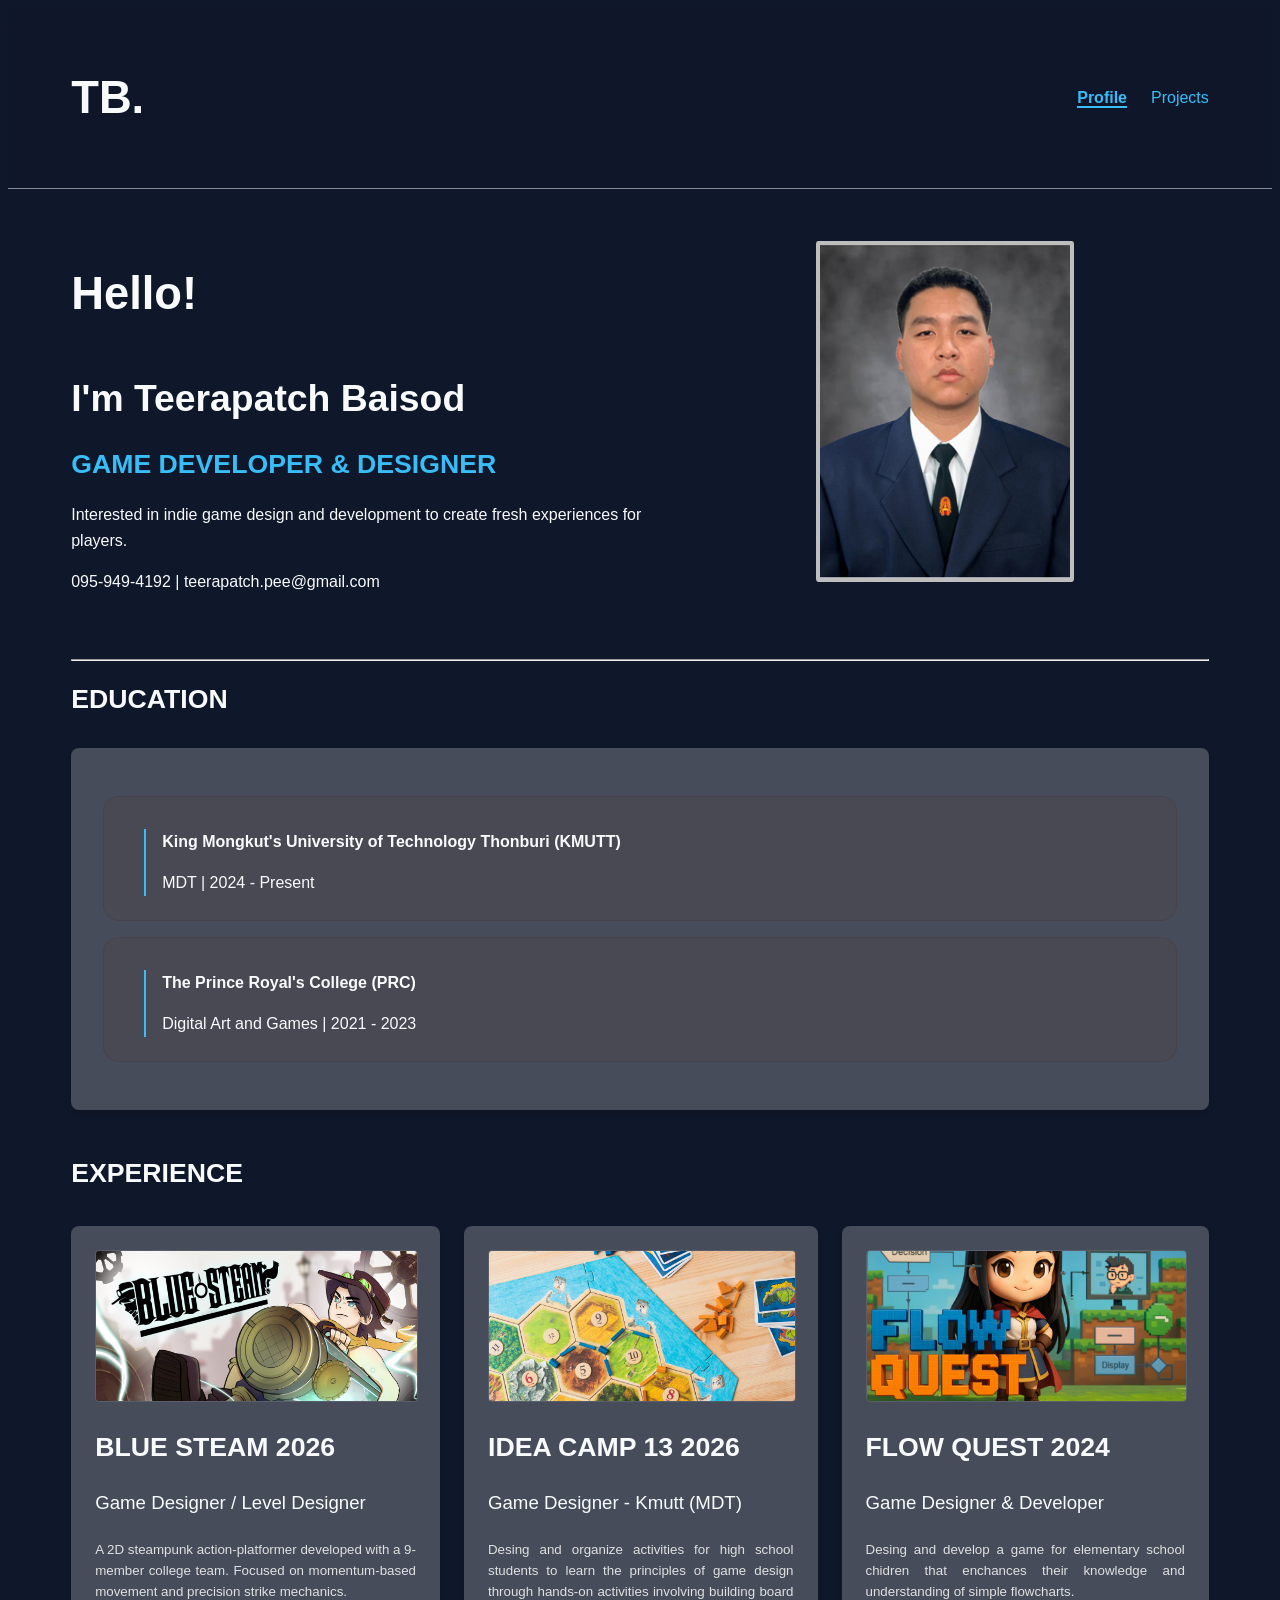
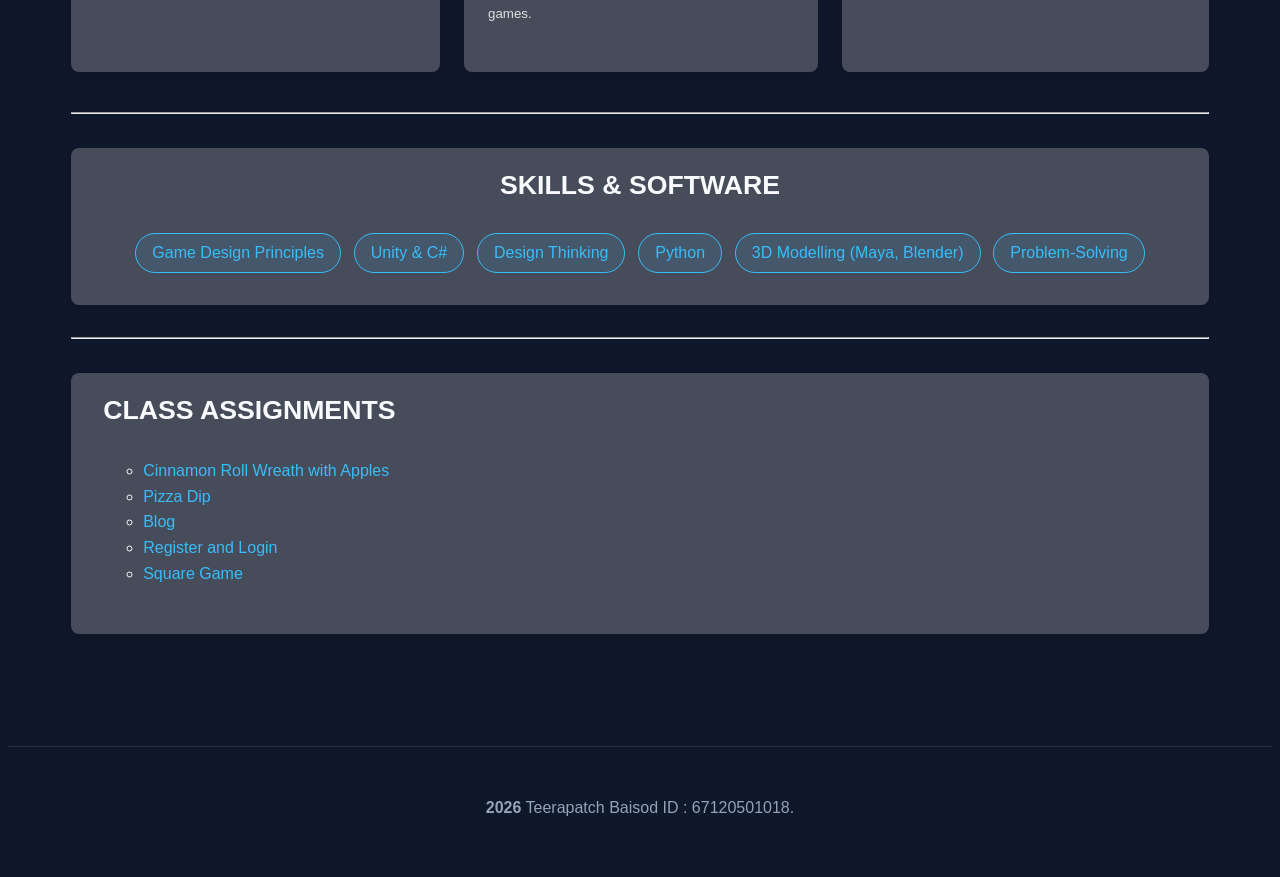
<file: index.html>
<!DOCTYPE html>
<html lang="en">
<head>
    <meta charset="UTF-8">
    <meta name="viewport" content="width=device-width, initial-scale=1.0">
    <title>Teerapatch Baisod | Game Developer</title>
    <link rel="stylesheet" href="style.css">
    <script src="script.js" defer></script>
</head>
<body>
    <header>
        <nav class="glass-nav">
            <h1 class="logo">TB.</h1>
            <ul class="nav-links">
                <li><a href="index.html" class="active">Profile</a></li>
                <li><a href="project.html">Projects</a></li>
            </ul>
        </nav>
    </header>

    <main>
        <!-- Hero Section -->
        <section id="hero" class="flex-container">
            <div class="hero-text">
                <h1 id="greeting">Hello!</h1>
                <h2>I'm <strong>Teerapatch Baisod</strong></h2>
                <h3 class="highlight">Game Developer & Designer</h3>
                <p>Interested in indie game design and development to create fresh experiences for players.</p>
                <div class="contact-info">
                    <p>095-949-4192 | teerapatch.pee@gmail.com</p>
                </div>
            </div>
            <div class="hero-image">
                <img src="pic/profile.png" alt="Teerapatch Baisod" id="profile-pic">
            </div>
        </section>

        <hr>
        <br>


        <!-- About Section -->
        <section id="about" class="grid-container">
            <h3>Education</h3>
            <div class="glass-card">
                <ul class="timeline">
                    <li>
                        <strong>King Mongkut's University of Technology Thonburi (KMUTT)</strong>
                        <p>MDT | 2024 - Present</p>
                    </li>
                </ul>
                <ul class="timeline">
                    <li>
                        <strong>The Prince Royal's College (PRC)</strong>
                        <p>Digital Art and Games | 2021 - 2023</p>
                    </li>
                </ul>
            </div>
        </section>
        
        <br>

        <!-- Recent Work Section -->
        <section id="recent-work">
            <h3>Experience</h3>
            <div class="grid-projects">
                <!-- Work Card 1 -->
                <div class="work-card glass-card">
                    <img src="pic/BlueSteam.png" alt="Work 1" class="work-img">
                    <h3>Blue Steam 2026</h3>
                    <p class="role">Game Designer / Level Designer</p>
                    <p class="desc">A 2D steampunk action-platformer developed with a 9-member college team. Focused on momentum-based movement and precision strike mechanics.</p>
                </div>

                <!-- Work Card 2 -->
                <div class="work-card glass-card">
                    <img src="pic/Boardgame.png" alt="Work 2" class="work-img">
                    <h3>Idea Camp 13 2026</h3>
                    <p class="role">Game Designer - Kmutt (MDT)</p>
                    <p class="desc">Desing and organize activities for high school students to learn the principles of game design through hands-on activities involving building board games.</p>
                </div>

                <!-- Work Card 3 -->
                <div class="work-card glass-card">
                    <img src="pic/FlowQuest.png" alt="Work 3" class="work-img">
                    <h3>Flow Quest 2024</h3>
                    <p class="role">Game Designer & Developer</p>
                    <p class="desc">Desing and develop a game for elementary school chidren that enchances their knowledge and understanding of simple flowcharts.</p>
                </div>
            </div>
        </section>

        <hr>
        <br>

        <!-- Skills Section -->
        <section id="skills" class="glass-card text-center">
            <h3>Skills & Software</h3>
            <div class="flex-wrap-container">
                <span class="skill-tag">Game Design Principles</span>
                <span class="skill-tag">Unity & C#</span>
                <span class="skill-tag">Design Thinking</span>
                <span class="skill-tag">Python</span>
                <span class="skill-tag">3D Modelling (Maya, Blender)</span>
                <span class="skill-tag">Problem-Solving</span>
            </div>
        </section>

        <hr>
        <br>

        <!-- Assignments Section -->
        <section id="assignments" class="glass-card">
            <h3>Class Assignments</h3>
            <ul class="assignment-list">
                <li><a href="assignment/assignment3/recipe.html">Cinnamon Roll Wreath with Apples</a></li>
                <li><a href="assignment/assignment4/recipe.html">Pizza Dip</a></li>
                <li><a href="assignment/assignment5/index.html">Blog</a></li>
                <li><a href="assignment/assignment6/register.html">Register and Login</a></li>
                <li><a href="assignment/assignment7/index.html">Square Game</a></li>
            </ul>
        </section>
    </main>

    <footer>
        <p><b>2026</b> Teerapatch Baisod ID : 67120501018.</p>
    </footer>
</body>
</html>
</file>
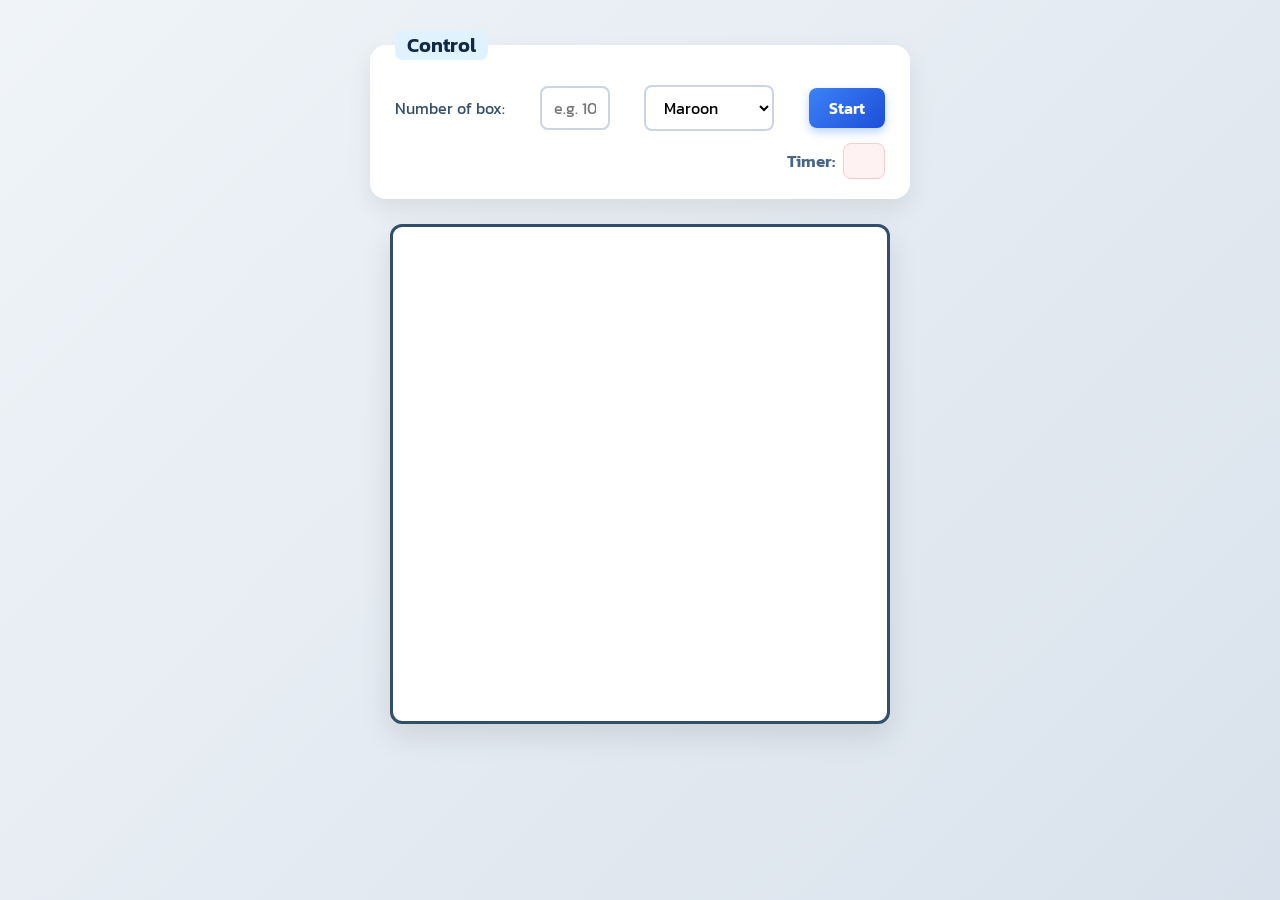
<file: Assignment/assignment7/index.html>
<!DOCTYPE html>
<html lang="en">
	<head>
		<meta charset="UTF-8">
		<meta name="viewport" content="width=device-width, initial-scale=1.0">
		<title>Square game</title>
		<script type="text/javascript" src="game.js"></script>
		<link rel="stylesheet" type="text/css" href="game.css">
	</head>
	<body>
		<!-- these codes were adapted from https://courses.cs.washington.edu/courses/cse154/17sp/lecture/more-dom/code/squares.html  -->

		<fieldset>
			<legend>Control</legend>
			<label for="numbox">Number of box: </label>
			<input type="text" name="numbox" id="numbox" placeholder="e.g. 10">
			<select name="color" id="color">
				<option value="maroon">Maroon</option>
				<option value="lightgreen">Lightgreen</option>
				<option value="magenta">Magenta</option>
			</select>
			<button id="start">Start</button>
			<div id="timerClock"> Timer:
				<div id="clock"></div>
			</div>
		</fieldset>

		<div id="container">
			<div id="layer"></div>
		</div>
	
	</body>
</html>
</file>
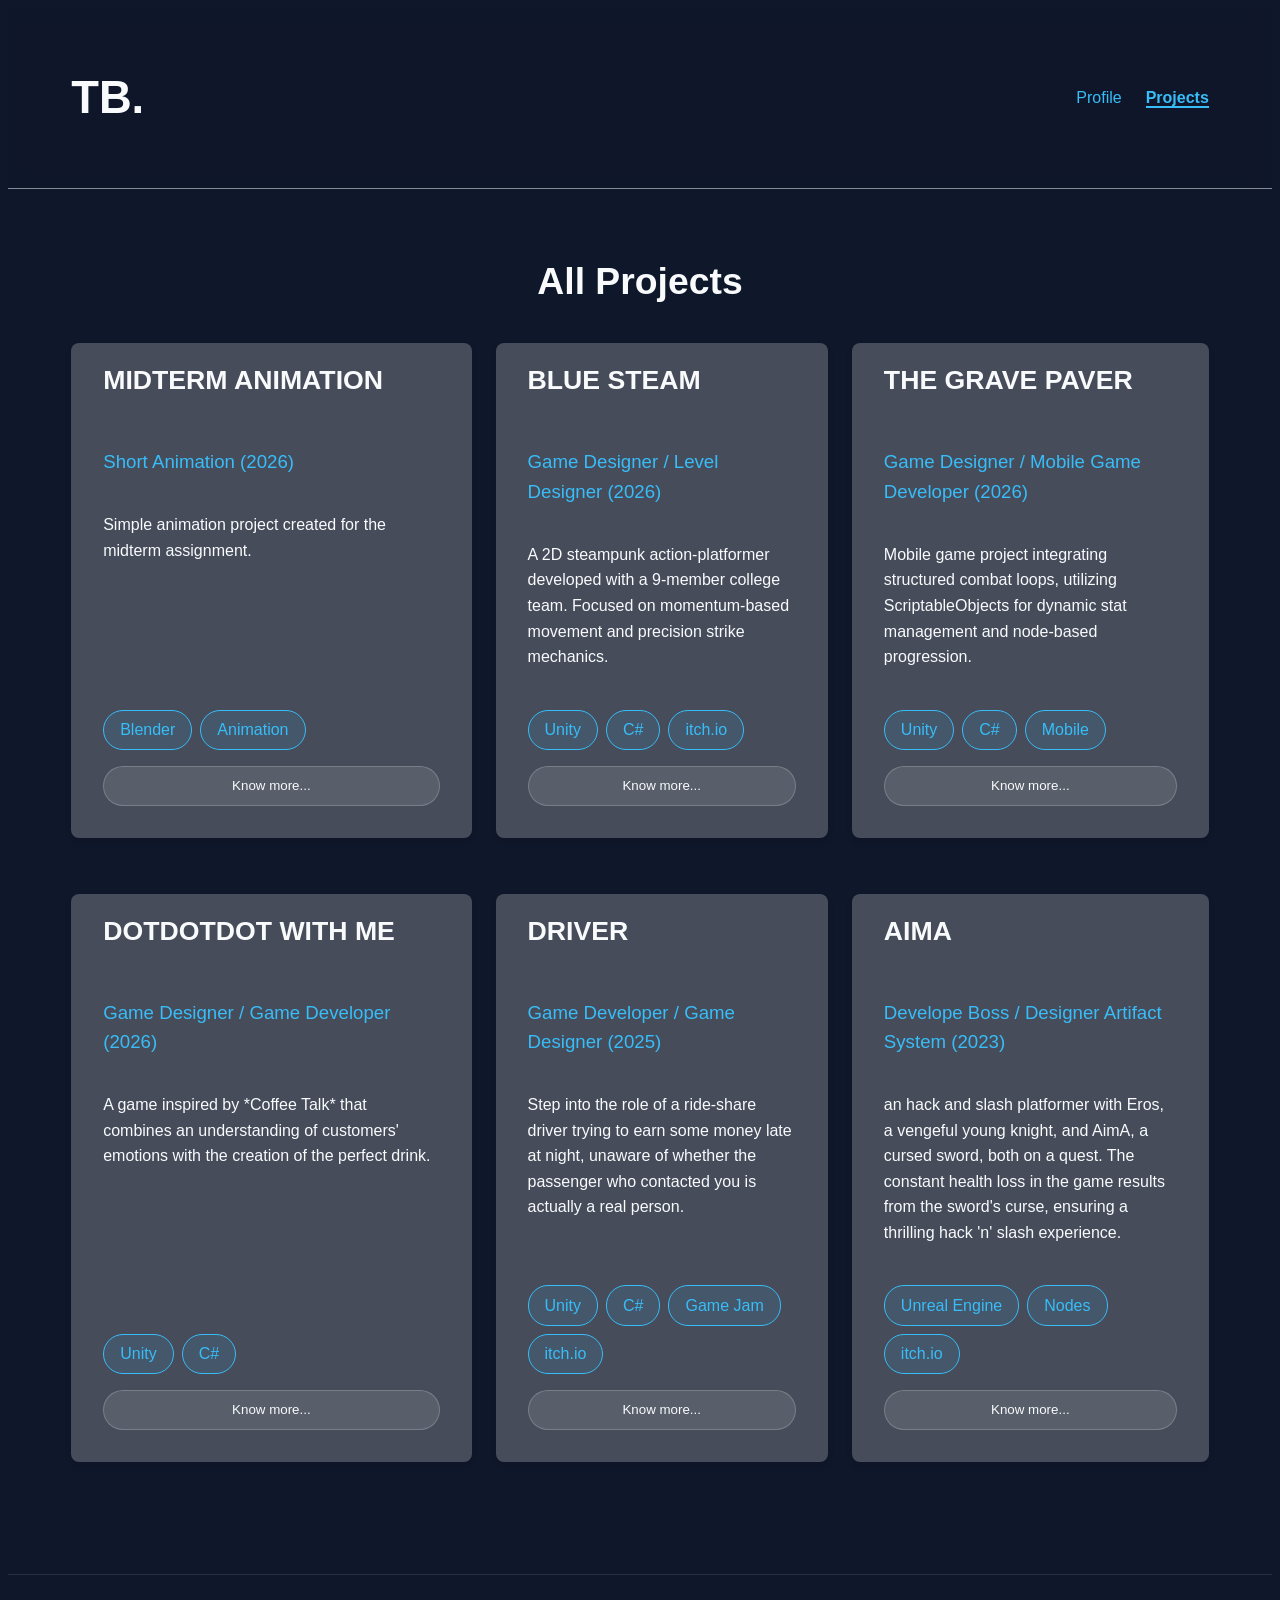
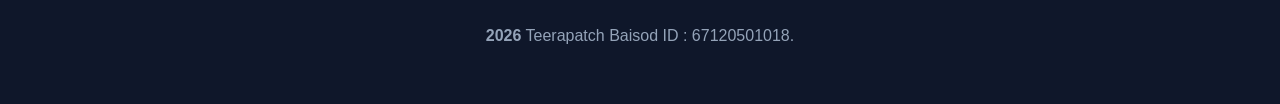
<file: project.html>
<!DOCTYPE html>
<html lang="en">
<head>
    <meta charset="UTF-8">
    <meta name="viewport" content="width=device-width, initial-scale=1.0">
    <title>Projects | Teerapatch Baisod</title>
    <link rel="stylesheet" href="style.css">
    <script src="script.js" defer></script>
</head>
<body>
    <header>
        <nav class="glass-nav">
            <h1 class="logo">TB.</h1>
            <ul class="nav-links">
                <li><a href="index.html">Profile</a></li>
                <li><a href="project.html" class="active">Projects</a></li>
            </ul>
        </nav>
    </header>

    <main>
        <h2 class="section-title text-center">All Projects</h2>
        
        <!-- Projects Grid -->
        <section class="grid-projects">
            <!-- Project 1 -->
            <article class="glass-card project-card">
                <h3>Midterm Animation</h3>
                <p class="role">Short Animation (2026)</p>
                <p>Simple animation project created for the midterm assignment.</p>
                <div class="tags">
                    <span>Blender</span> <span>Animation</span>
                </div>

                <a href="https://youtu.be/EygwnzKeyiU" class="btn-read-more">Know more...</a>
            </article>
            
            <!-- Project 2 -->
            <article class="glass-card project-card">
                <h3>Blue Steam</h3>
                <p class="role">Game Designer / Level Designer (2026)</p>
                <p>A 2D steampunk action-platformer developed with a 9-member college team. Focused on momentum-based movement and precision strike mechanics.</p>
                <div class="tags">
                    <span>Unity</span> <span>C#</span> <span>itch.io</span>
                </div>

                <a href="https://networktha.itch.io/blue-steam" class="btn-read-more">Know more...</a>
            </article>

            <!-- Project 3 -->
            <article class="glass-card project-card">
                <h3>The Grave Paver</h3>
                <p class="role">Game Designer / Mobile Game Developer (2026)</p>
                <p>Mobile game project integrating structured combat loops, utilizing ScriptableObjects for dynamic stat management and node-based progression.</p>
                <div class="tags">
                    <span>Unity</span> <span>C#</span> <span>Mobile</span>
                </div>

                <a href="https://drive.google.com/file/d/1JL5XiqcKCcDLlgqoMFpLwqoc8wZAzAS3/view?usp=sharing" class="btn-read-more">Know more...</a>
            </article>

            <!-- Project 4 -->
            <article class="glass-card project-card">
                <h3>DotDotDot With Me</h3>
                <p class="role">Game Designer / Game Developer (2026)</p>
                <p>A game inspired by *Coffee Talk* that combines an understanding of customers' emotions with the creation of the perfect drink.</p>
                <div class="tags">
                    <span>Unity</span> <span>C#</span>
                </div>

                <a href="https://drive.google.com/file/d/1Nn1oL58OX3ZkgQKy_ZaBV5_AVU7O0qmR/view?usp=sharing" class="btn-read-more">Know more...</a>
            </article>

            <!-- Project 5 -->
            <article class="glass-card project-card">
                <h3>DRIVER</h3>
                <p class="role">Game Developer / Game Designer (2025)</p>
                <p>Step into the role of a ride-share driver trying to earn some money late at night, unaware of whether the passenger who contacted you is actually a real person.</p>
                <div class="tags">
                    <span>Unity</span> <span>C#</span> <span>Game Jam</span> <span>itch.io</span>
                </div>

                <a href="https://teerapatch.itch.io/haniba" class="btn-read-more">Know more...</a>
            </article>

            <!-- Project 6 -->
            <article class="glass-card project-card">
                <h3>AimA</h3>
                <p class="role">Develope Boss / Designer Artifact System (2023)</p>
                <p>an hack and slash platformer with Eros, a vengeful young knight, and AimA, a cursed sword, both on a quest. The constant health loss in the game results from the sword's curse, ensuring a thrilling hack 'n' slash experience.</p>
                <div class="tags">
                    <span>Unreal Engine</span> <span>Nodes</span> <span>itch.io</span>
                </div>

                <a href="https://teerapatch.itch.io/aima" class="btn-read-more">Know more...</a>
            </article>
        </section>
    </main>

    <footer>
        <p><b>2026</b> Teerapatch Baisod ID : 67120501018.</p>
    </footer>
</body>
</html>
</file>
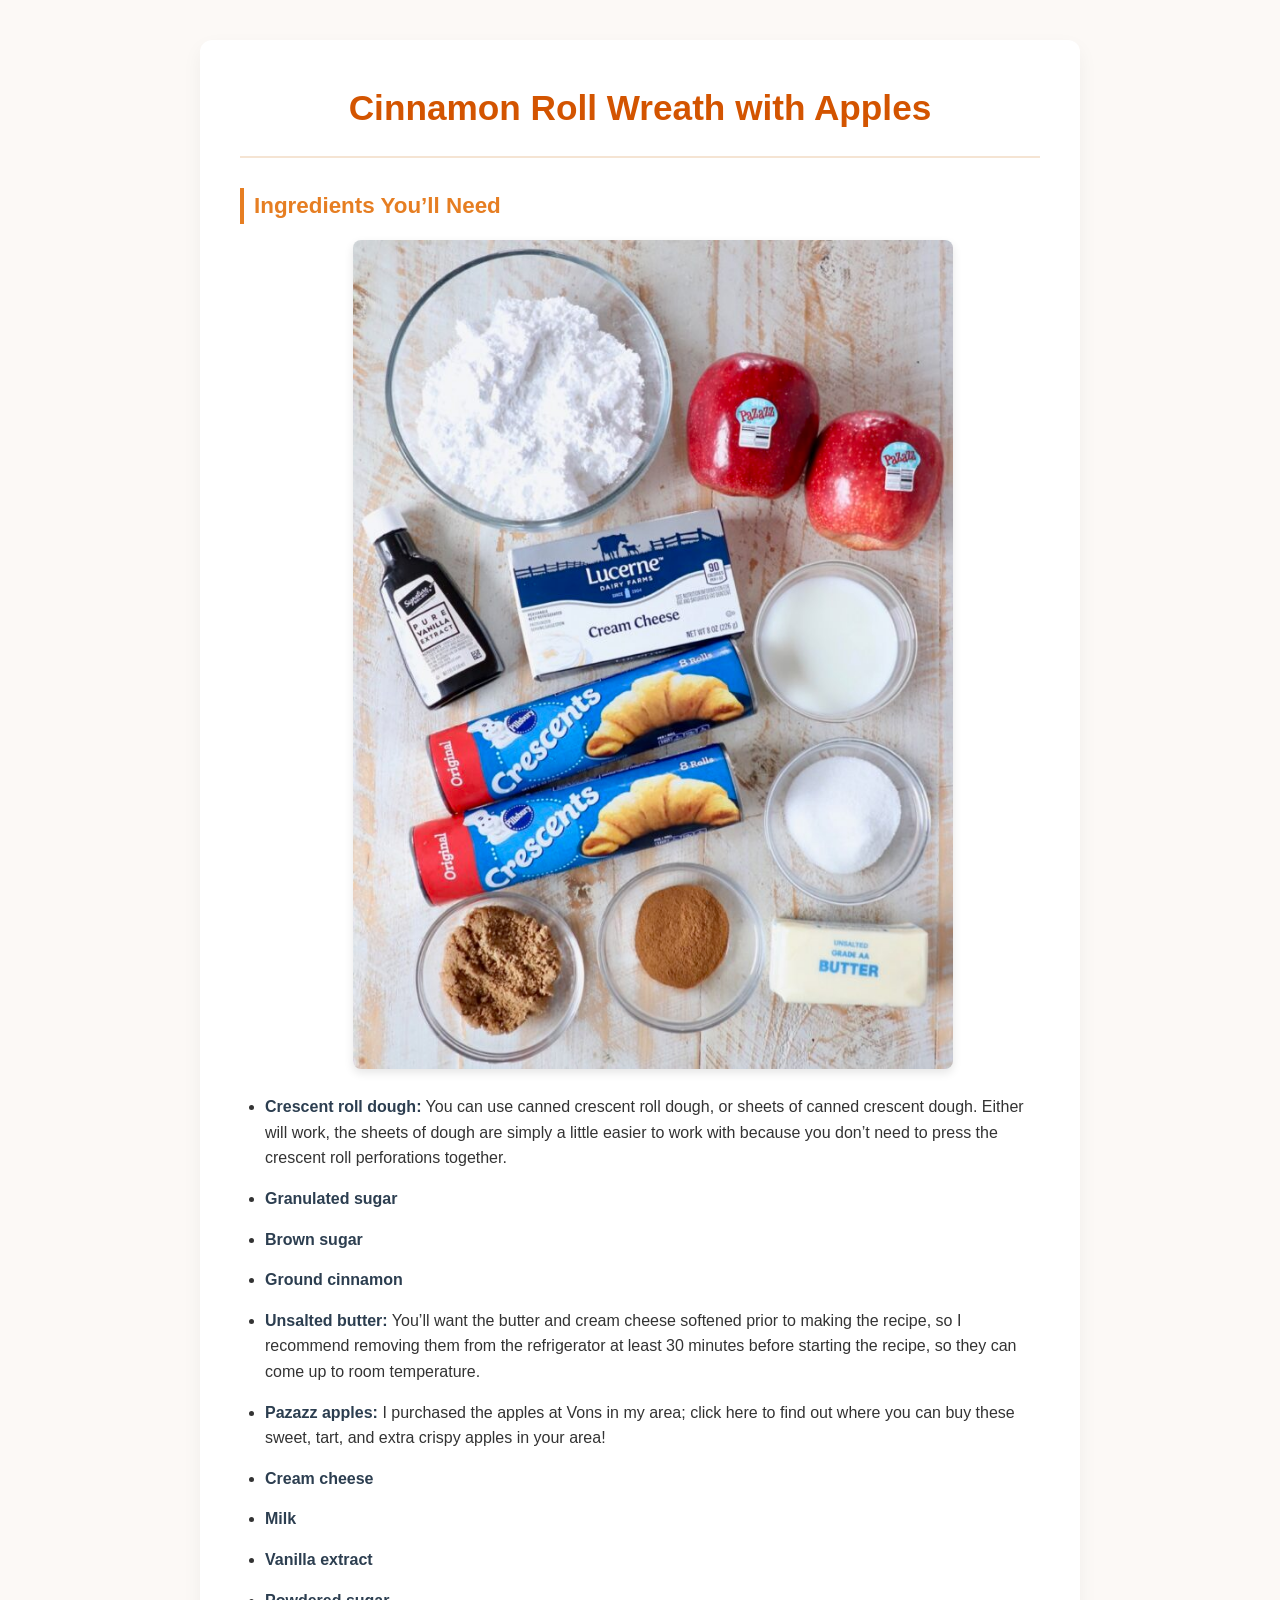
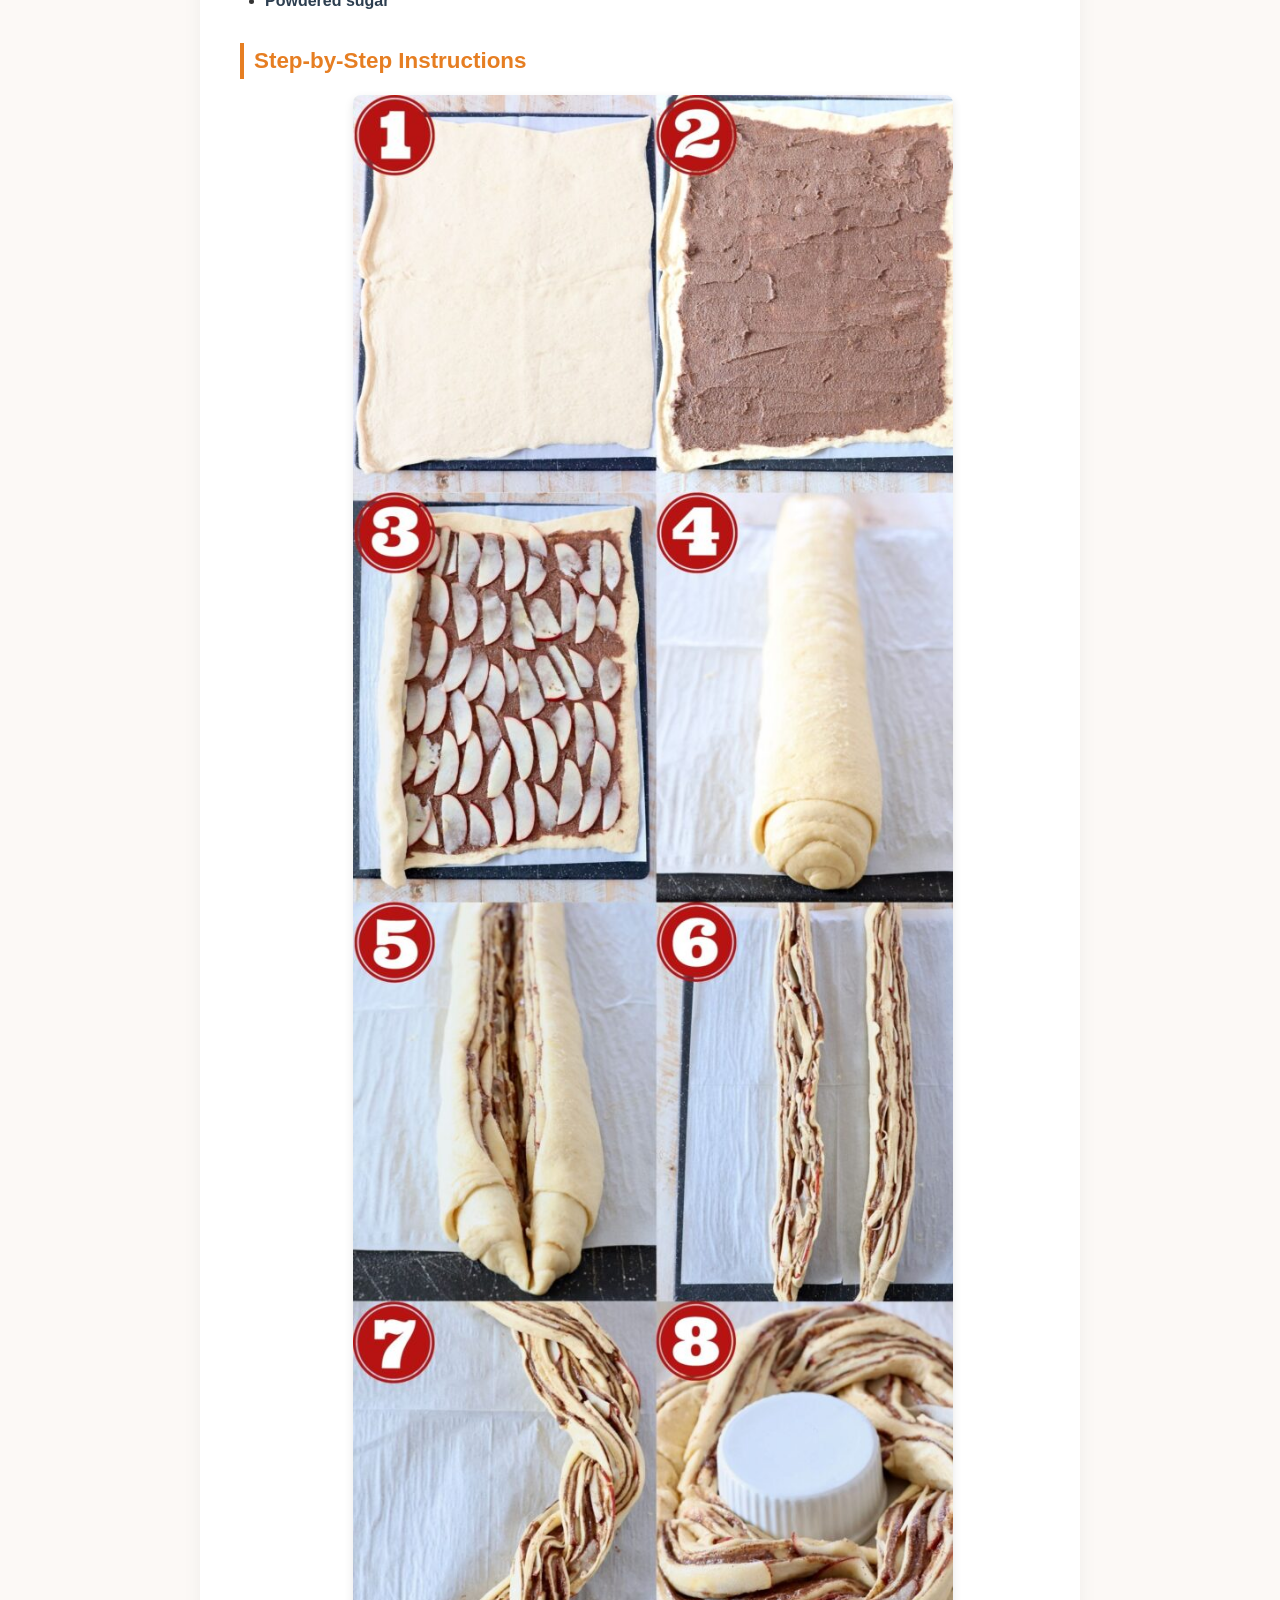
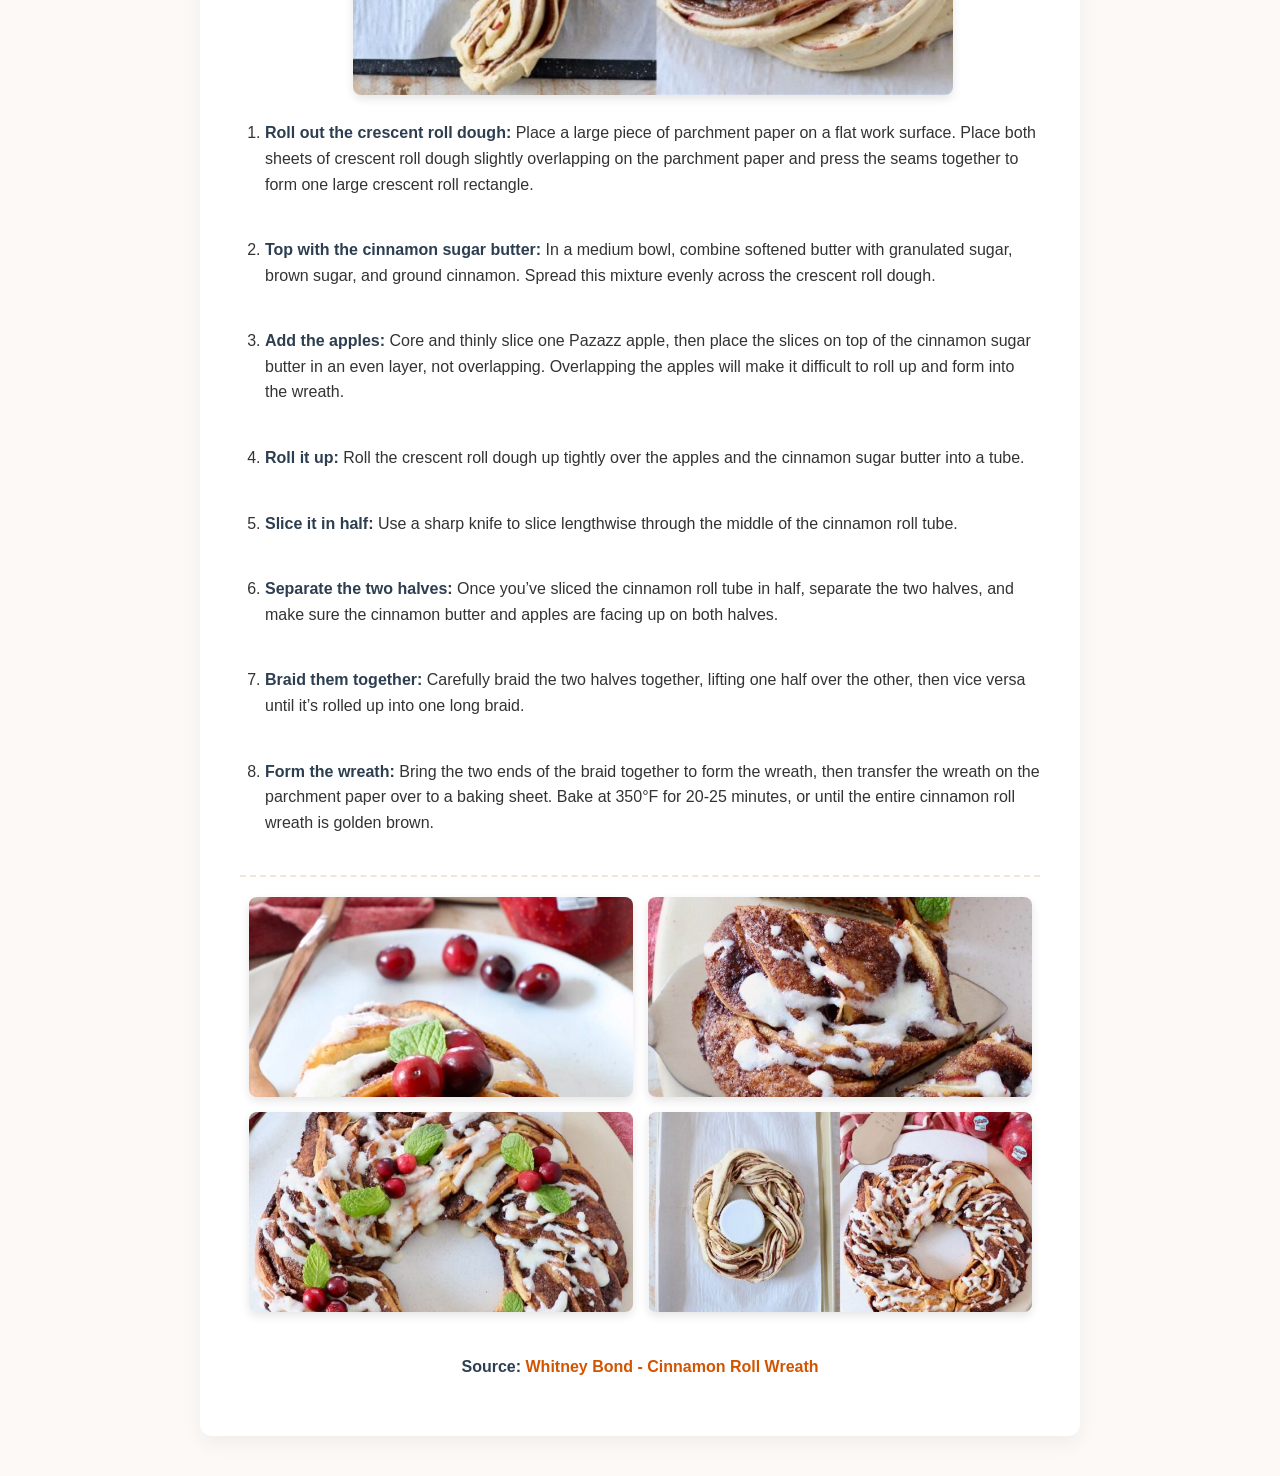
<file: Assignment/assignment3/recipe.html>
<!DOCTYPE html>
<html lang="en">
<head>
    <meta charset="UTF-8">
    <meta http-equiv="X-UA-Compatible" content="IE=edge">
    <meta name="viewport" content="width=device-width, initial-scale=1.0">
    <title>Cinnamon Roll Wreath with Apples</title>
    <link rel="stylesheet" href="style.css">
</head>
<body>
    <div class="recipe-container">
        <header>
            <h1>Cinnamon Roll Wreath with Apples</h1>
        </header>

        <section class="ingredients">
            <h2>Ingredients You’ll Need</h2>
            <ul>
				<img src="pic/cinnamon-1.jpeg" alt="Step 1" class="step-img">
				<br>
                <li><strong>Crescent roll dough:</strong> You can use canned crescent roll dough, or sheets of canned crescent dough. Either will work, the sheets of dough are simply a little easier to work with because you don’t need to press the crescent roll perforations together.</li>
                <li><strong>Granulated sugar</strong></li>
                <li><strong>Brown sugar</strong></li>
                <li><strong>Ground cinnamon</strong></li>
                <li><strong>Unsalted butter:</strong> You’ll want the butter and cream cheese softened prior to making the recipe, so I recommend removing them from the refrigerator at least 30 minutes before starting the recipe, so they can come up to room temperature.</li>
                <li><strong>Pazazz apples:</strong> I purchased the apples at Vons in my area; click here to find out where you can buy these sweet, tart, and extra crispy apples in your area!</li>
                <li><strong>Cream cheese</strong></li>
                <li><strong>Milk</strong></li>
                <li><strong>Vanilla extract</strong></li>
                <li><strong>Powdered sugar</strong></li>
            </ul>
        </section>

        <section class="instructions">
            <h2>Step-by-Step Instructions</h2>
            <ol class="step-list">
				<img src="pic/cinnamon-2.jpeg" alt="Step 1" class="step-img">
				<br>
                <li>
                    <div class="step-text"><strong>Roll out the crescent roll dough:</strong> Place a large piece of parchment paper on a flat work surface. Place both sheets of crescent roll dough slightly overlapping on the parchment paper and press the seams together to form one large crescent roll rectangle.</div>
                </li>
                <li>
                    <div class="step-text"><strong>Top with the cinnamon sugar butter:</strong> In a medium bowl, combine softened butter with granulated sugar, brown sugar, and ground cinnamon. Spread this mixture evenly across the crescent roll dough.</div>
                </li>
                <li>
                    <div class="step-text"><strong>Add the apples:</strong> Core and thinly slice one Pazazz apple, then place the slices on top of the cinnamon sugar butter in an even layer, not overlapping. Overlapping the apples will make it difficult to roll up and form into the wreath.</div>
                </li>
                <li>
                    <div class="step-text"><strong>Roll it up:</strong> Roll the crescent roll dough up tightly over the apples and the cinnamon sugar butter into a tube.</div>
                </li>
                <li>
                    <div class="step-text"><strong>Slice it in half:</strong> Use a sharp knife to slice lengthwise through the middle of the cinnamon roll tube.</div>
                </li>
                <li>
                    <div class="step-text"><strong>Separate the two halves:</strong> Once you’ve sliced the cinnamon roll tube in half, separate the two halves, and make sure the cinnamon butter and apples are facing up on both halves.</div>
                </li>
                <li>
                    <div class="step-text"><strong>Braid them together:</strong> Carefully braid the two halves together, lifting one half over the other, then vice versa until it’s rolled up into one long braid.</div>
                </li>
                <li>
                    <div class="step-text"><strong>Form the wreath:</strong> Bring the two ends of the braid together to form the wreath, then transfer the wreath on the parchment paper over to a baking sheet. Bake at 350°F for 20-25 minutes, or until the entire cinnamon roll wreath is golden brown.</div>
                </li>
            </ol>

            <div class="showcase-gallery">
                <img src="pic/cinnamon-3.jpeg" alt="Step 5" class="showcase-img">
                <img src="pic/cinnamon-4.jpeg" alt="Step 6" class="showcase-img">
                <img src="pic/cinnamon-5.jpeg" alt="Step 7" class="showcase-img">
                <img src="pic/cinnamon-6.jpeg" alt="Step 8" class="showcase-img">
            </div>
        </section>

		<br>
       <p style="text-align: center;"><strong>Source:</strong> <a href="https://whitneybond.com/cinnamon-roll-wreath/" target="_blank">Whitney Bond - Cinnamon Roll Wreath</a></p>
    </div>
</body>
</html>
</file>
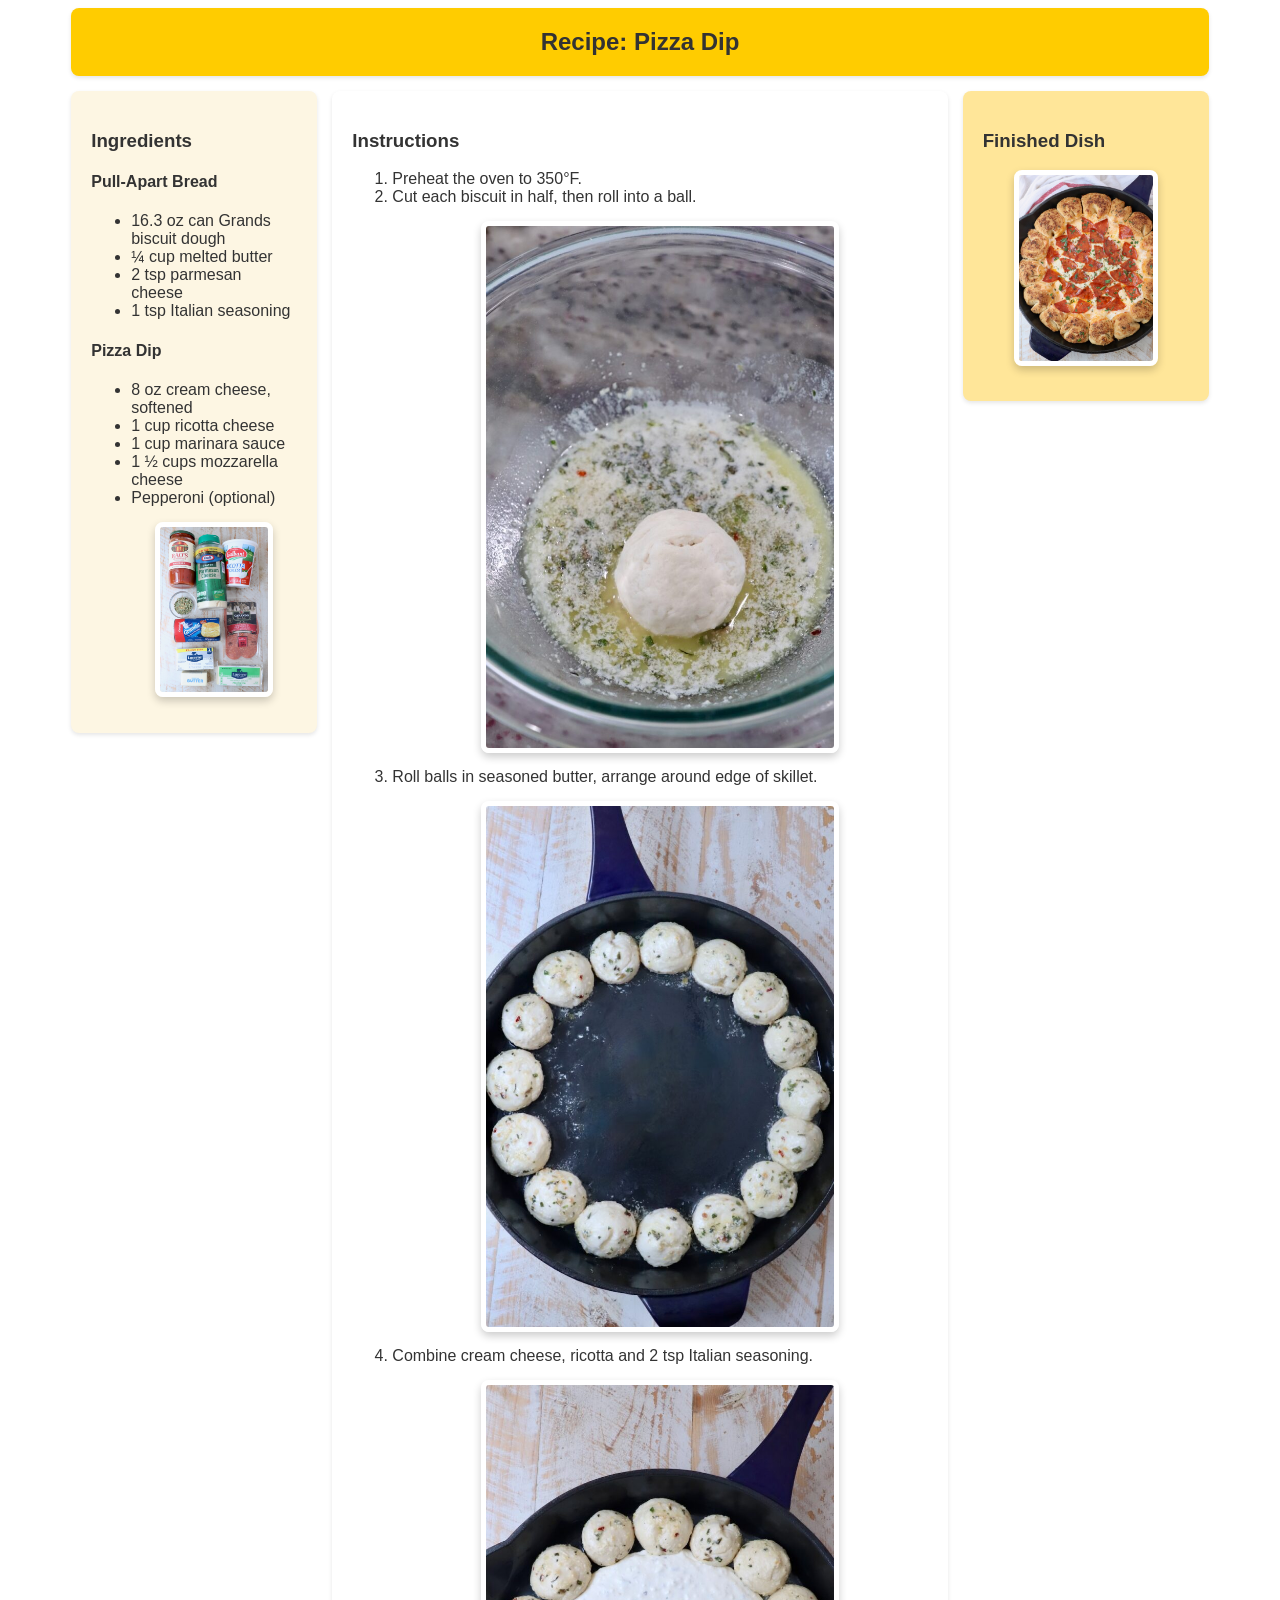
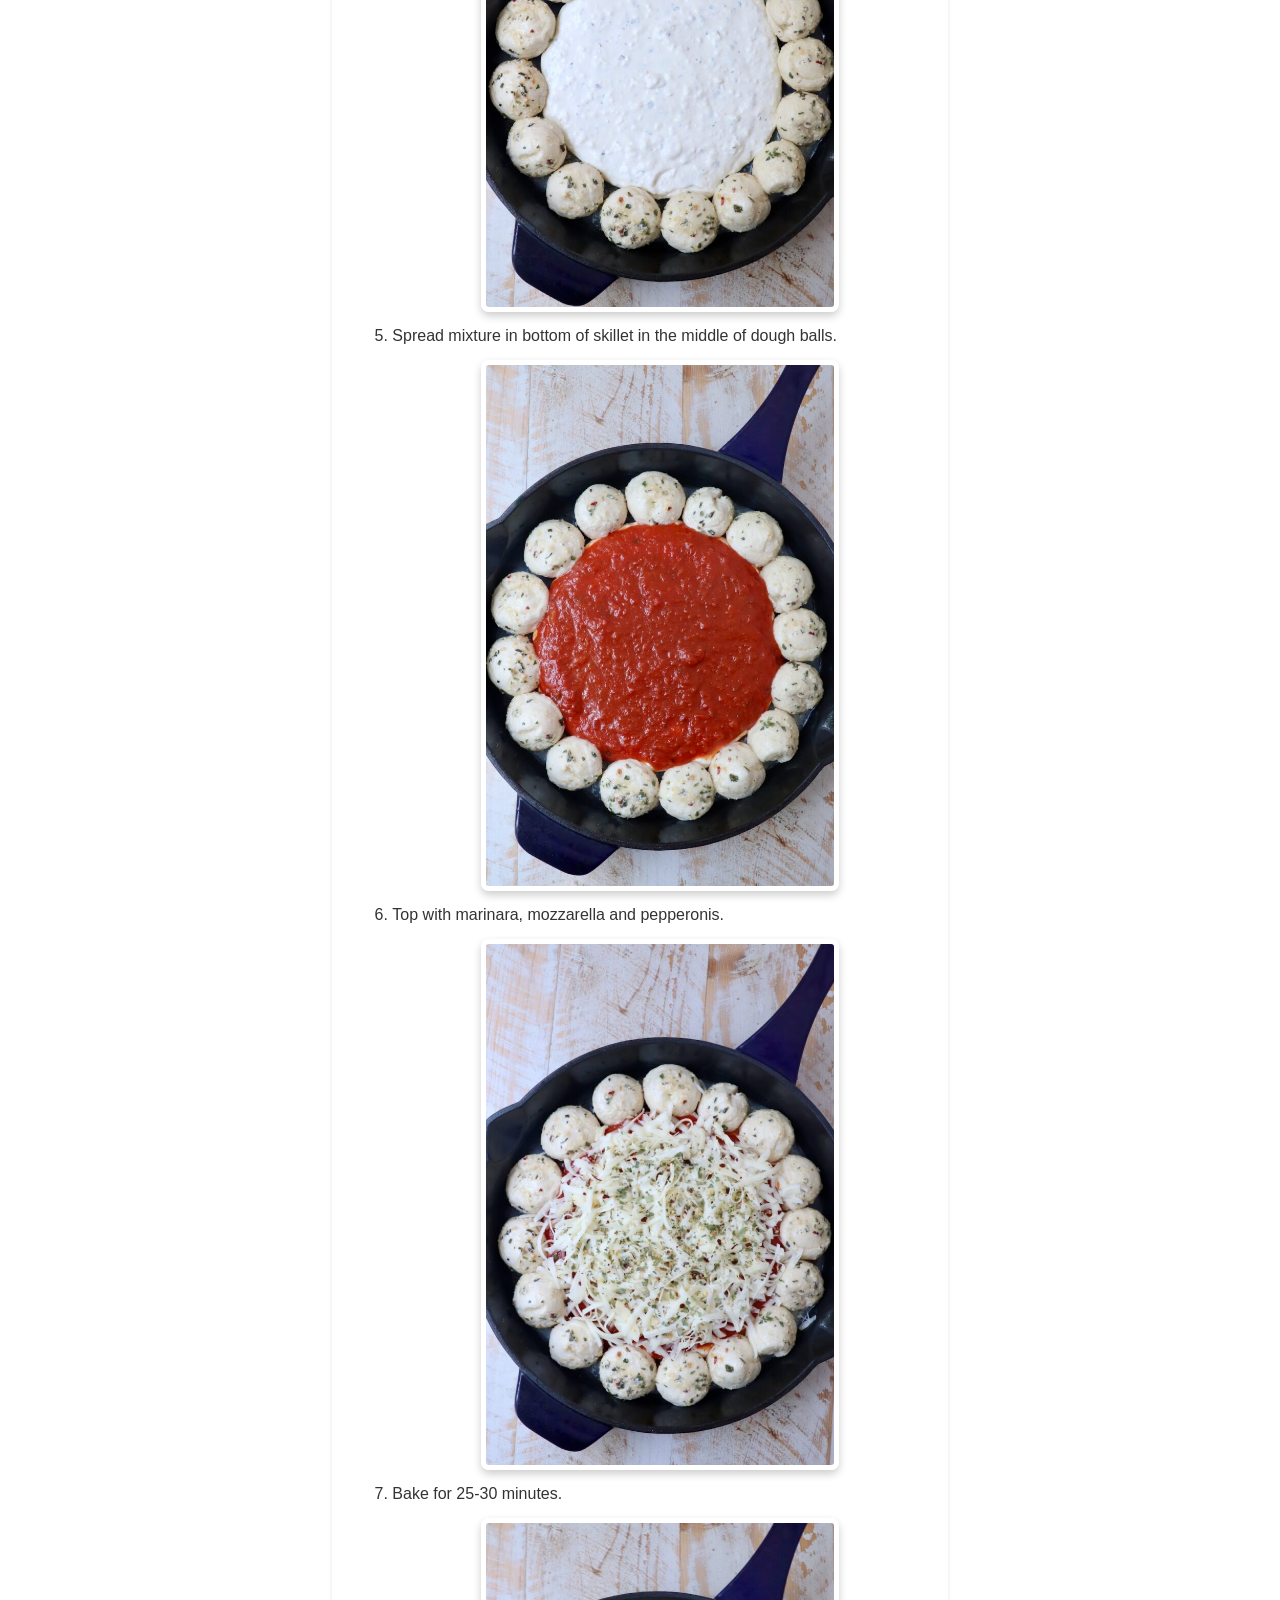
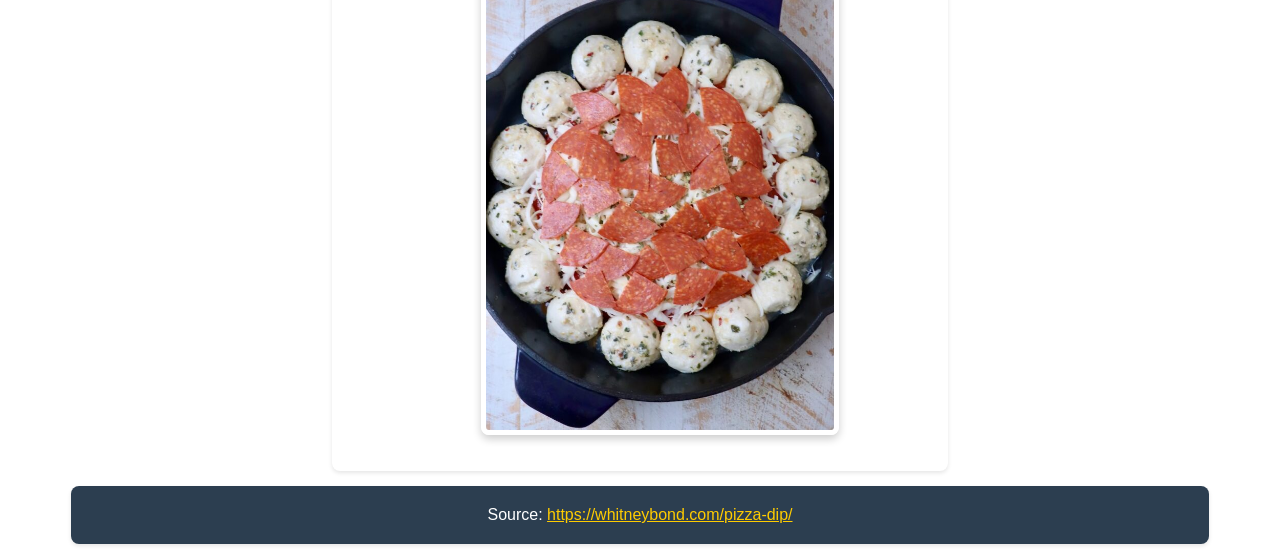
<file: Assignment/assignment4/recipe.html>
<!DOCTYPE html>
<html>
<head>
	<meta charset='utf-8'>
	<meta http-equiv='X-UA-Compatible' content='IE=edge'>
	<title>Recipe: Pizza Dip</title>
	<meta name="viewport" content="width=device-width, initial-scale=1.0">
	<link rel='stylesheet' type='text/css' media='screen' href='main.css'>
</head>
<body>
	<div class="grid-container">
        <div id="header">
            Recipe: Pizza Dip
        </div>
        
        <div id="left">
            <h3>Ingredients</h3>
            <h4>Pull-Apart Bread</h4>
            <ul>
                <li>16.3 oz can Grands biscuit dough</li>
                <li>¼ cup melted butter</li>
                <li>2 tsp parmesan cheese</li>
                <li>1 tsp Italian seasoning</li>
            </ul>
            <h4>Pizza Dip</h4>
            <ul>
                <li>8 oz cream cheese, softened</li>
                <li>1 cup ricotta cheese</li>
                <li>1 cup marinara sauce</li>
                <li>1 ½ cups mozzarella cheese</li>
                <li>Pepperoni (optional)</li>

				<img src="pic/pizza-dip-1.jpeg" alt="Pizza Dip" class="responsive-img">
            </ul>
        </div>
        
        <div id="main">
            <h3>Instructions</h3>
            <ol>
                <li>Preheat the oven to 350°F.</li>
				

                <li>Cut each biscuit in half, then roll into a ball.</li>
				<img src="pic/pizza-dip-2.jpeg" alt="Pizza Dip" class="responsive-img">

                <li>Roll balls in seasoned butter, arrange around edge of skillet.</li>
				<img src="pic/pizza-dip-3.jpeg" alt="Pizza Dip" class="responsive-img">

                <li>Combine cream cheese, ricotta and 2 tsp Italian seasoning.</li>
				<img src="pic/pizza-dip-4.jpeg" alt="Pizza Dip" class="responsive-img">

                <li>Spread mixture in bottom of skillet in the middle of dough balls.</li>
				<img src="pic/pizza-dip-5.jpeg" alt="Pizza Dip" class="responsive-img">

                <li>Top with marinara, mozzarella and pepperonis.</li>
				<img src="pic/pizza-dip-6.jpeg" alt="Pizza Dip" class="responsive-img">

                <li>Bake for 25-30 minutes.</li>
				<img src="pic/pizza-dip-7.jpeg" alt="Pizza Dip" class="responsive-img">

            </ol>
        </div>

        <div id="right">
            <h3>Finished Dish</h3>
            <img src="pic/pizza-dip-8.jpeg" alt="Pizza Dip" class="responsive-img">
        </div>
        
        <div id="footer">
            Source: <a href="https://whitneybond.com/pizza-dip/" style="color: #ffcc00;">https://whitneybond.com/pizza-dip/</a>
        </div>
	</div>
</body>
</html>
</file>
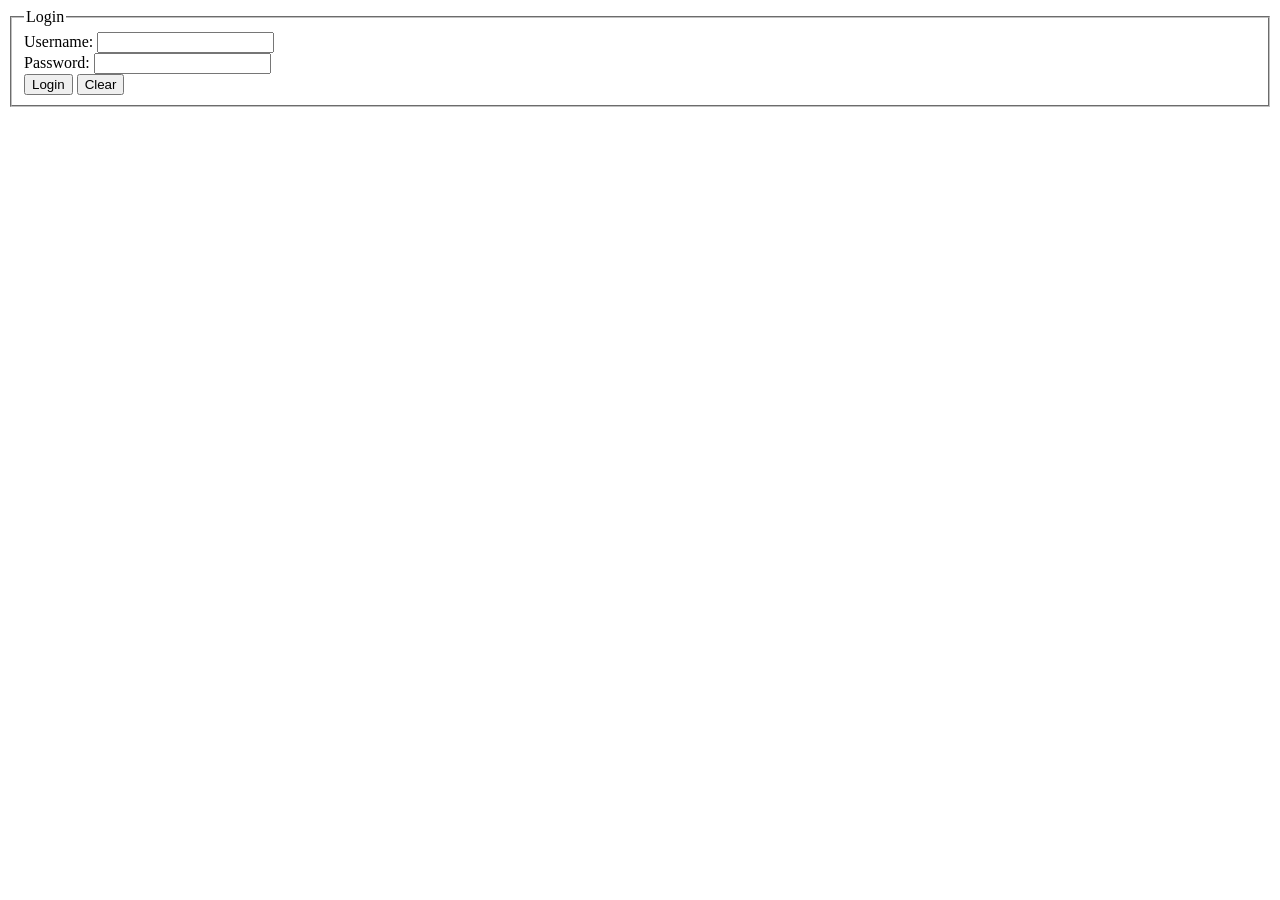
<file: Assignment/assignment6/login.html>
<!DOCTYPE html>
<html>
	<head>
		<meta charset="UTF-8">
		<title>Login</title>
		<script type="text/javascript" src="login.js"></script>
	</head>
	<body>
		<form name="myLogin" id = "myLogin">
			<fieldset>
				<legend>Login</legend>
				Username: 
				<input type="text" name="username" id="username" required>
				<br>
				Password: 
				<input type="password" name="password" required>
				<br>
				<input type="submit" value="Login" id="loginBtn">
				<input type="reset" value="Clear" id="clearBtn">

			</fieldset>
			

		</form>
		
	</body>
</html>
</file>
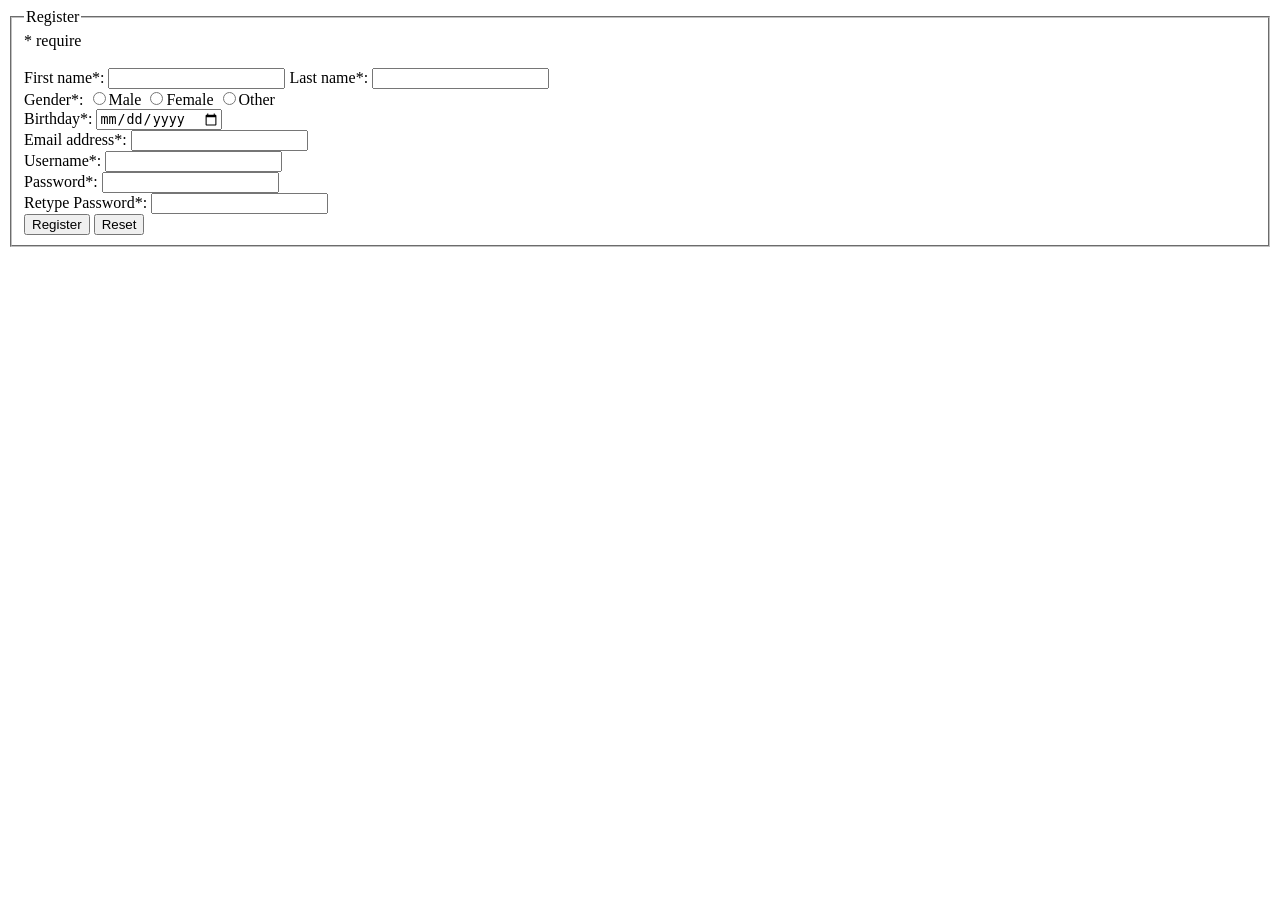
<file: Assignment/assignment6/register.html>
<!DOCTYPE html>
<html>
	<head>
		<meta charset="UTF-8">
		<title>Register</title>
		<script type="text/javascript" src="register.js"></script>
	</head>
	<body>
		<form name="myRegister" id="myRegister" action="login.html">
			<fieldset>
				<legend>Register</legend>
				<span>* require</span> <br>
				<span id="errormsg"></span> <br>
				First name*: 
				<input type="text" name="firstname" required>
				Last name*: 
				<input type="text" name="lastname" >
				<br>
				Gender*: 
				<input type="radio" name="gender" value="male" >Male
				<input type="radio" name="gender" value="female" >Female
				<input type="radio" name="gender" value="other" >Other
				<br>
				Birthday*: 
				<input type="date" name="bday" value="" >
				<br>
				Email address*: 
				<input type="email" name="email" >
				<br>
				Username*: 
				<input type="text" name="username" >
				<br>
				Password*: 
				<input type="password" name="password" required>
				<br>
				Retype Password*: 
				<input type="password" name="password" required>
				<br>
				<input type="submit" value="Register" id="registerBtn">
				<input type="reset" value="Reset" id="resetBtn">
			</fieldset>
		</form>

		
	</body>
</html>
</file>
<file: style.css>
h1 {
    font-size: 34pt;
}

h2 {
    font-size: 28pt;
}

h3 {
    margin-top: -1rem;
    text-transform: uppercase;
    font-size: 20pt;
}

body {
    font-family: 'Segoe UI', Tahoma, Geneva, Verdana, sans-serif;
    background-color: #0f172a; /* แทน --bg-color */
    color: #f8fafc; /* แทน --text-main */
    line-height: 1.6;
}

a {
    color: #38bdf8; /* แทน --accent-color */
    text-decoration: none;
    transition: all 0.3s cubic-bezier(0.25, 0.8, 0.25, 1);
}

a:hover {
    color: #7dd3fc;
    text-decoration: underline;
}

.text-center {
    text-align: center;
}

/* Navigate */
.glass-nav {
    display: flex;
    justify-content: space-between;
    align-items: center;
    padding: 1rem 5%;
    background-color: rgba(15, 23, 42, 0.8);
    backdrop-filter: blur(10px);
    border-bottom: 1px solid rgba(255, 255, 255, 0.5);
}

.nav-links {
    list-style: none;
    display: flex;
    gap: 1.5rem;
}

.nav-links a.active {
    font-weight: bold;
    border-bottom: 2px solid #38bdf8;
}

/* Main Content Layout */
main {
    padding: 2rem 5%;
    max-width: 1200px;
    margin: 0 auto;
}

/* Hero Section (Flexbox) */
.flex-container {
    display: flex;
    flex-wrap: wrap;
    align-items: center;
    justify-content: space-between;
    gap: 2rem;
    margin-bottom: 3rem;
}

.hero-text {
    flex: 1 1 300px;
}

.highlight {
    color: #38bdf8;
    margin-bottom: 1rem;
}

.hero-image {
    flex: 1 1 250px;
    text-align: center;
}

.hero-image img {
    width: 250px;
    max-width: 100%;
    height: auto;
    border-radius: 1%;
    border: 4px solid #bebebe;
    transition: all 0.3s cubic-bezier(0.25, 0.8, 0.25, 1);
}

.hero-image img:hover {
    transform: scale(1.05) rotate(1deg);
    filter: drop-shadow(0 10px 25px rgba(134, 134, 134, 0.3));
}

/* Glass Card */
.glass-card {
    background-color: rgba(255, 255, 255, 0.226);
    border-radius: 8px;
    padding: 2rem;
    margin-bottom: 2rem;
    box-shadow: 0 4px 6px rgba(0, 0, 0, 0.1);
    transition: transform 0.3s ease, box-shadow 0.3s ease;
}

.glass-card:hover {
    box-shadow: 0 12px 20px rgba(0, 0, 0, 0.2);
}

/* Grid Layouts */
.grid-container {
    display: center;
    grid-template-columns: auto auto; /* จัดวางแบบ 2 Columns ตามสไลด์ */
    gap: 2rem;
}

.grid-projects {
    display: grid;
    grid-template-columns: auto auto auto; /* จัดวางแบบ 3 Columns สำหรับจอใหญ่ */
    gap: 1.5rem;
    margin-top: 2rem;
}

/* Timelines & Lists */
.timeline {
    background-color: rgba(87, 68, 68, 0.26);
    border: 1px solid rgba(68, 7, 7, 0.1);
    border-radius: 16px;
    padding-top: 2rem;
    list-style: none;
    margin-top: 1rem;
    transition: transform 0.3s ease, box-shadow 0.3s ease;
}

.timeline:hover {
    transform: translateY(-5px);
    transform: scale(1.01);
    box-shadow: 0 12px 20px rgba(0, 0, 0, 0.2);
}

.timeline li {
    margin-bottom: 1.5rem;
    padding-left: 1rem;
    border-left: 2px solid #38bdf8;
}

.timeline p.desc {
    color: #fdfdfd;
    font-size: 20pt;
}

/* Grid Layouts */
.work-card {
    display: flex;
    flex-direction: column;
    padding: 1.5rem;
}

.work-card:hover {
    transform: translateY(-5px);
    transform: scale(1.1);
    box-shadow: 0 12px 20px rgba(0, 0, 0, 0.2);
}

.work-img {
    width: 100%;
    height: 150px;
    object-fit: cover;
    border-radius: 4px;
    margin-bottom: 1rem;
    border: 1px solid rgba(255, 255, 255, 0.1);
}

.work-card p.desc {
    color: #e0e0e0;
    font-size: 10pt;
    text-align: justify;
    margin-bottom: 1.5rem;
}

/* Read More */
.btn-read-more {
    display: inline-block;
    margin-top: 1rem;
    padding: 0.5rem 1.5rem;
    background-color: rgba(255, 255, 255, 0.1);
    color: #f8fafc;
    border: 1px solid rgba(255, 255, 255, 0.2);
    border-radius: 20px;
    font-size: 10pt;
    text-align: center;
}

.btn-read-more:hover {
    background-color: #38bdf8;
    color: #0f172a;
    text-decoration: none;
    border-color: #38bdf8;
}

/* Tags */
.flex-wrap-container {
    display: flex;
    flex-wrap: wrap;
    gap: 0.8rem;
    justify-content: center;
    margin-top: 1rem;
}

.skill-tag, .tags span {
    background-color: rgba(56, 189, 248, 0.1);
    color: #38bdf8;
    padding: 0.4rem 1rem;
    border-radius: 20px;
    font-size: 12pt;
    border: 1px solid #38bdf8;
}

.assignment-list {
    list-style-type: circle;
}

/* Project Cards */
.project-card {
    display: flex;
    flex-direction: column;
}

.project-card .role {
    font-size: 14pt;
    color: #38bdf8;
}

.project-card .tags {
    margin-top: auto;
    padding-top: 1.5rem;
    display: flex;
    gap: 0.5rem;
    flex-wrap: wrap;
}

.work-card .role {
    margin-top: -0.5rem;
    margin-bottom: 0.5rem;
    font-size: 14pt;
}

.work-card h3 {
    margin-top: 0.5rem;
}

/* Footer */
footer {
    text-align: center;
    padding: 2rem;
    color: #94a3b8;
    border-top: 1px solid rgba(255, 255, 255, 0.1);
    margin-top: 3rem;
}

/* Responsive */
@media only screen and (max-width: 767px) {
    .grid-container, .grid-projects {
        grid-template-columns: auto;
    }

    .hero-text {
        text-align: center;
    }
    
    .nav-links {
        gap: 1rem;
        font-size: 12pt;
    }
}
</file>
<file: Assignment/assignment7/game.css>
/* =============================================================================
   MDT312 Assignment 7: Square Game Styling
   ตกแต่งให้สวยงาม สะอาดตา และ User-Friendly ตามเกณฑ์การให้คะแนน
   ============================================================================= */

@import url('https://fonts.googleapis.com/css2?family=Kanit:wght@300;400;600&display=swap');

* {
    box-sizing: border-box;
    margin: 0;
    padding: 0;
}

body {
    font-family: 'Kanit', sans-serif;
    background: linear-gradient(135deg, #f0f4f8 0%, #d9e2ec 100%);
    min-height: 100vh;
    padding: 30px 15px;
    color: #334e68;
    display: flex;
    flex-direction: column;
    align-items: center;
}

/* Control Panel */
fieldset {
    width: 100%;
    max-width: 540px;
    background: #ffffff;
    border: none;
    border-radius: 16px;
    box-shadow: 0 10px 25px rgba(0, 0, 0, 0.08);
    padding: 20px 25px;
    display: flex;
    flex-wrap: wrap;
    align-items: center;
    justify-content: space-between;
    gap: 12px;
}

legend {
    font-weight: 600;
    font-size: 1.25rem;
    color: #102a43;
    padding: 0 12px;
    background: #e0f2fe;
    border-radius: 8px;
    margin-bottom: 5px;
}

input[type="text"] {
    width: 70px;
    padding: 8px 12px;
    border: 2px solid #cbd5e1;
    border-radius: 8px;
    font-size: 1rem;
    font-family: inherit;
    text-align: center;
    outline: none;
    transition: border-color 0.2s;
}

input[type="text"]:focus {
    border-color: #3b82f6;
}

select {
    padding: 8px 14px;
    border: 2px solid #cbd5e1;
    border-radius: 8px;
    font-size: 1rem;
    font-family: inherit;
    background-color: white;
    cursor: pointer;
    outline: none;
}

button#start {
    padding: 8px 20px;
    background: linear-gradient(135deg, #3b82f6 0%, #1d4ed8 100%);
    color: white;
    border: none;
    border-radius: 8px;
    font-size: 1rem;
    font-weight: 600;
    font-family: inherit;
    cursor: pointer;
    box-shadow: 0 4px 10px rgba(59, 130, 246, 0.35);
    transition: transform 0.15s ease, box-shadow 0.15s ease;
}

button#start:hover {
    transform: translateY(-2px);
    box-shadow: 0 6px 14px rgba(59, 130, 246, 0.45);
}

button#start:active {
    transform: translateY(0);
}

/* Timer Display */
#timerClock {
    display: flex;
    align-items: center;
    gap: 8px;
    font-weight: 600;
    font-size: 1.05rem;
    color: #486581;
    margin-left: auto;
}

#clock {
    display: inline-flex;
    align-items: center;
    justify-content: center;
    min-width: 42px;
    height: 36px;
    background: #fef2f2;
    color: #dc2626;
    font-weight: 700;
    font-size: 1.15rem;
    border-radius: 8px;
    border: 1px solid #fecaca;
    padding: 0 8px;
}

/* Play Area Container */
#container {
    margin-top: 25px;
    display: flex;
    justify-content: center;
    width: 100%;
}

#layer {
    position: relative;
    width: 500px;
    height: 500px;
    background-color: #ffffff;
    border: 3px solid #334e68;
    border-radius: 12px;
    box-shadow: 0 12px 30px rgba(0, 0, 0, 0.1);
    overflow: hidden;
}

/* Square Elements */
.square {
    position: absolute;
    width: 25px;
    height: 25px;
    border: 2px solid rgba(0, 0, 0, 0.4);
    border-radius: 5px;
    cursor: pointer;
    box-shadow: 0 2px 5px rgba(0, 0, 0, 0.2);
    transition: transform 0.1s ease, filter 0.1s ease;
}

.square:hover {
    transform: scale(1.25);
    filter: brightness(1.15);
    z-index: 10;
}

/* Colors */
.maroon {
    background-color: #991b1b;
}

.lightgreen {
    background-color: #22c55e;
}

.magenta {
    background-color: #d946ef;
}
</file>
<file: Assignment/assignment3/style.css>
/* style.css */
body {
    font-family: 'Helvetica Neue', Helvetica, Arial, sans-serif;
    background-color: #fcf9f6;
    color: #333333;
    line-height: 1.6;
    margin: 0;
    padding: 40px 20px;
}

.recipe-container {
    max-width: 800px;
    margin: 0 auto;
    background: #ffffff;
    padding: 40px;
    border-radius: 12px;
    box-shadow: 0 8px 20px rgba(0, 0, 0, 0.05);
}

header h1 {
    color: #d35400;
    font-size: 2.2em;
    text-align: center;
    margin-top: 0;
    padding-bottom: 20px;
    border-bottom: 2px solid #f5e4d3;
}

h2 {
    color: #e67e22;
    font-size: 1.4em;
    margin-top: 30px;
    margin-bottom: 15px;
    padding-left: 10px;
    border-left: 4px solid #e67e22;
}

ul {
    padding-left: 25px;
}

.ingredients li {
    margin-bottom: 15px;
}

/* ปรับแต่งส่วนของรายการขั้นตอนวิธีทำ */
.step-list {
    padding-left: 25px;
}

.step-list li {
    margin-bottom: 40px; /* เพิ่มระยะห่างระหว่างแต่ละขั้นตอน */
}

.step-text {
    margin-bottom: 15px; /* ระยะห่างระหว่างข้อความกับรูปภาพ */
}

/* ปรับแต่งรูปภาพในแต่ละขั้นตอน */
.step-img {
    display: block;
    width: 100%; /* ให้รูปขยายเต็มความกว้างของคอนเทนเนอร์ */
    max-width: 600px; /* จำกัดความกว้างสูงสุดไม่ให้ใหญ่เกินไป */
    height: auto; /* รักษาสัดส่วนรูปภาพ */
    border-radius: 8px; /* ขอบมุมโค้งมน */
    box-shadow: 0 4px 10px rgba(0, 0, 0, 0.1); /* เพิ่มเงาให้รูปดูมีมิติ */
    margin: 0 auto; /* จัดรูปให้อยู่กึ่งกลาง */
}

strong {
    color: #2c3e50;
}

footer {
    margin-top: 40px;
    padding-top: 20px;
    border-top: 1px solid #eeeeee;
    font-size: 0.9em;
    text-align: center;
}

a {
    color: #d35400;
    text-decoration: none;
    font-weight: bold;
}

a:hover {
    text-decoration: underline;
}

/* จัดการ 4 รูปสุดท้ายแบบภาพโชว์ (ใช้ Flexbox ตามโจทย์ Assignment 3) */
.showcase-gallery {
    display: flex;
    flex-wrap: wrap; /* ให้รูปปัดตกลงมาบรรทัดใหม่ถ้ารูปเกิน */
    gap: 15px; /* ระยะห่างระหว่างรูป */
    justify-content: center; /* จัดให้อยู่กึ่งกลาง */
    margin-top: 30px;
    padding-top: 20px;
    border-top: 2px dashed #f5e4d3; /* เส้นคั่นบางๆ ก่อนเริ่มโชว์รูป */
}

.showcase-img {
    /* กำหนดความกว้าง 48% เพื่อให้แสดงแถวละ 2 รูปพอดี */
    width: 48%; 
    height: 200px;
    /* ใช้ object-fit: cover เพื่อ crop รูปอัตโนมัติตามโจทย์ ไม่ให้ภาพบี้ */
    object-fit: cover; 
    border-radius: 8px;
    box-shadow: 0 4px 10px rgba(0, 0, 0, 0.1);
}
</file>
<file: Assignment/assignment4/main.css>
.grid-container {
    display: grid;
    width: 90%; 
    margin: 0 auto;
    
    grid-template-columns: 1fr 2.5fr 1fr; 
    gap: 15px; 
    
    align-items: start; 
}


.grid-container > div {
    background-color: #fdf6e3;
    padding: 20px;
    border-radius: 8px;
    box-shadow: 0 2px 4px rgba(0,0,0,0.1);
    font-family: 'Segoe UI', Tahoma, Geneva, Verdana, sans-serif;
    color: #333;
}


.responsive-img {
    display: block;         
    margin: 15px auto;      
    max-width: 65%;         
    height: auto;
    
    border: 5px solid #ffffff; 
    border-radius: 8px; 
    box-shadow: 0 4px 8px rgba(0,0,0,0.2); 
}

#header {
    grid-column: span 3;
    background-color: #ffcc00;
    font-size: 1.5em;
    font-weight: bold;
    text-align: center;
}

#left {

}

#main {

    background-color: #ffffff; 
}

#right {
    background-color: #ffe699;
}

#footer {
    grid-column: span 3;
    background-color: #2c3e50;
    color: white;
    text-align: center;
}


@media only screen and (max-width: 768px) {
    .grid-container {
        grid-template-columns: 1fr 1fr;
    }

    #header {
        grid-column: span 2; 
        order: 1;
    }
    
    #right {
        grid-column: span 1; 
        order: 3;
    }

    #left {
        grid-column: span 1; 
        order: 2;
    }

    #main {
        grid-column: span 2; 
        order: 4;
    }

    #footer {
        grid-column: span 2;
        order: 5; 
    }
    
    .responsive-img {
        max-width: 90%;
    }
}

@media only screen and (max-width: 480px) {
    .grid-container {
        grid-template-columns: 100%;
    }

    #header, #left, #main, #right, #footer {
        grid-column: span 1; 
    }

    .responsive-img {
        max-width: 95%; 
    }
}
</file>
